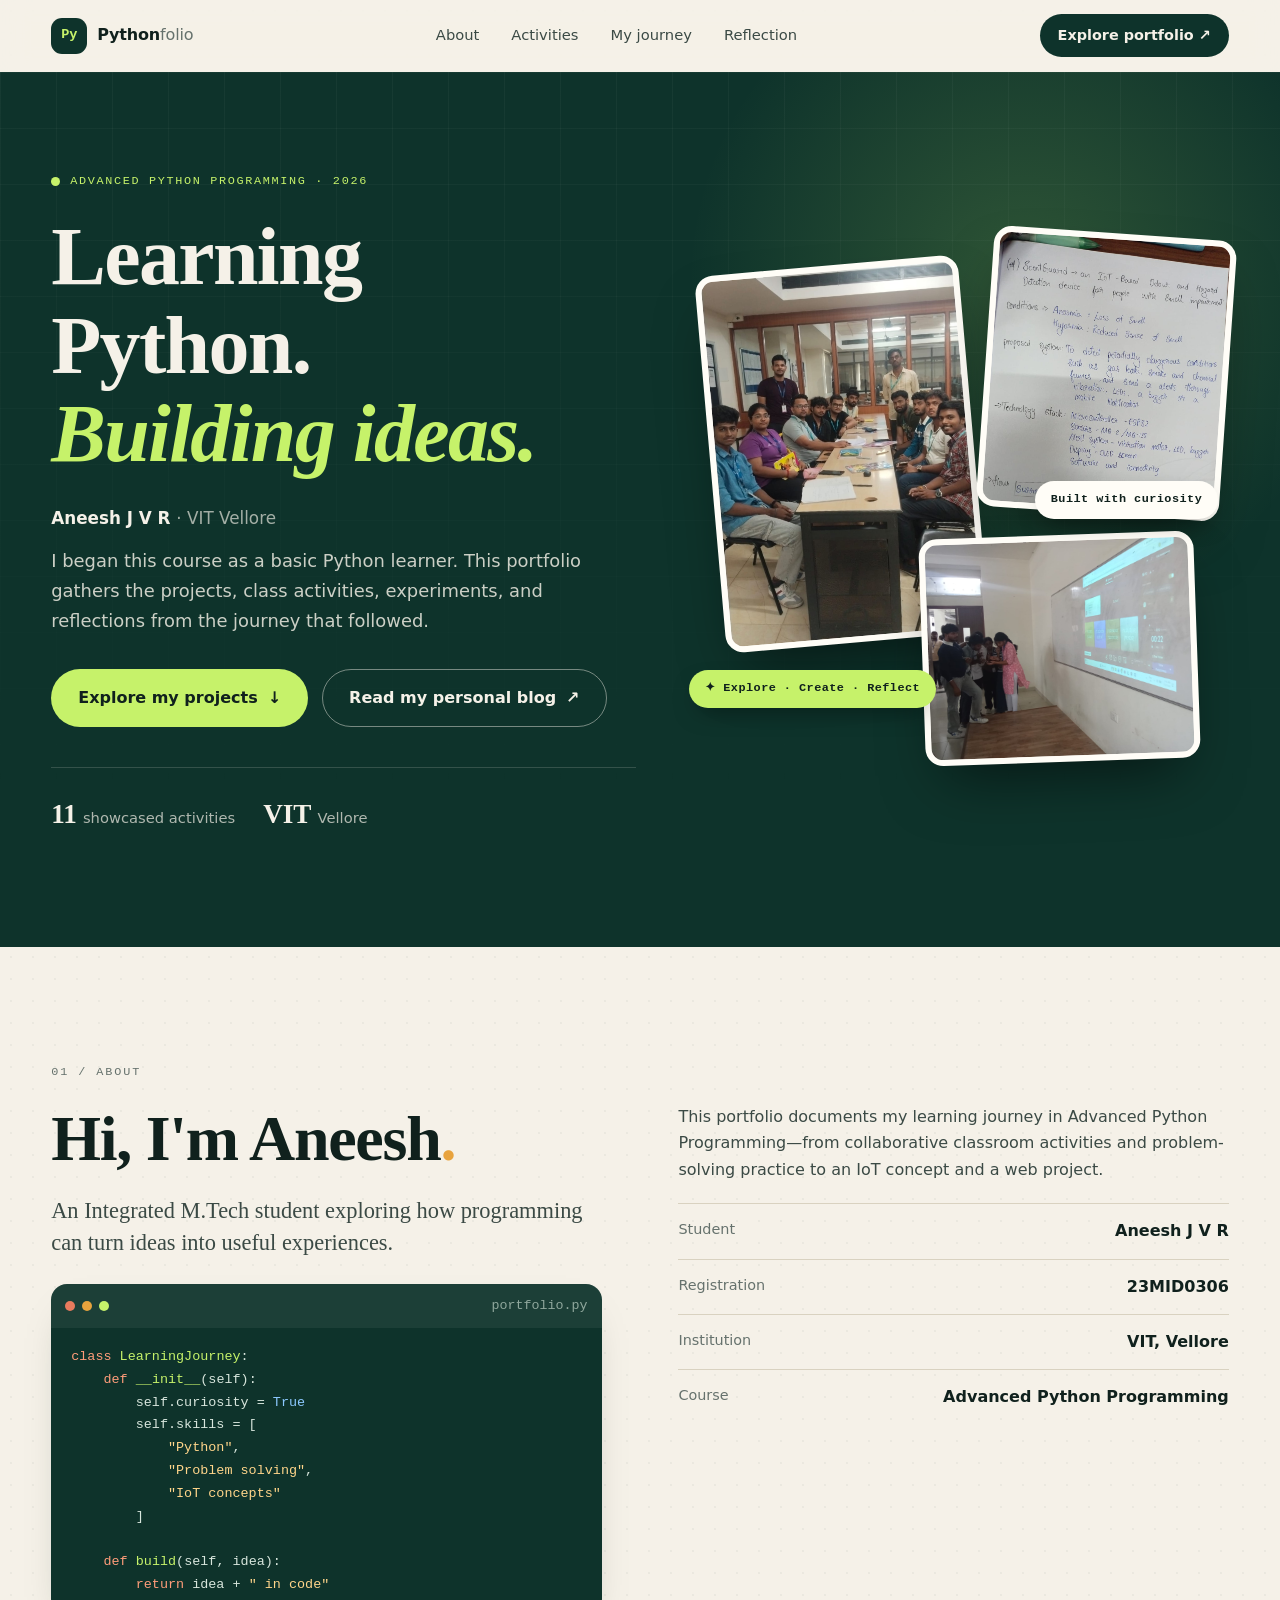
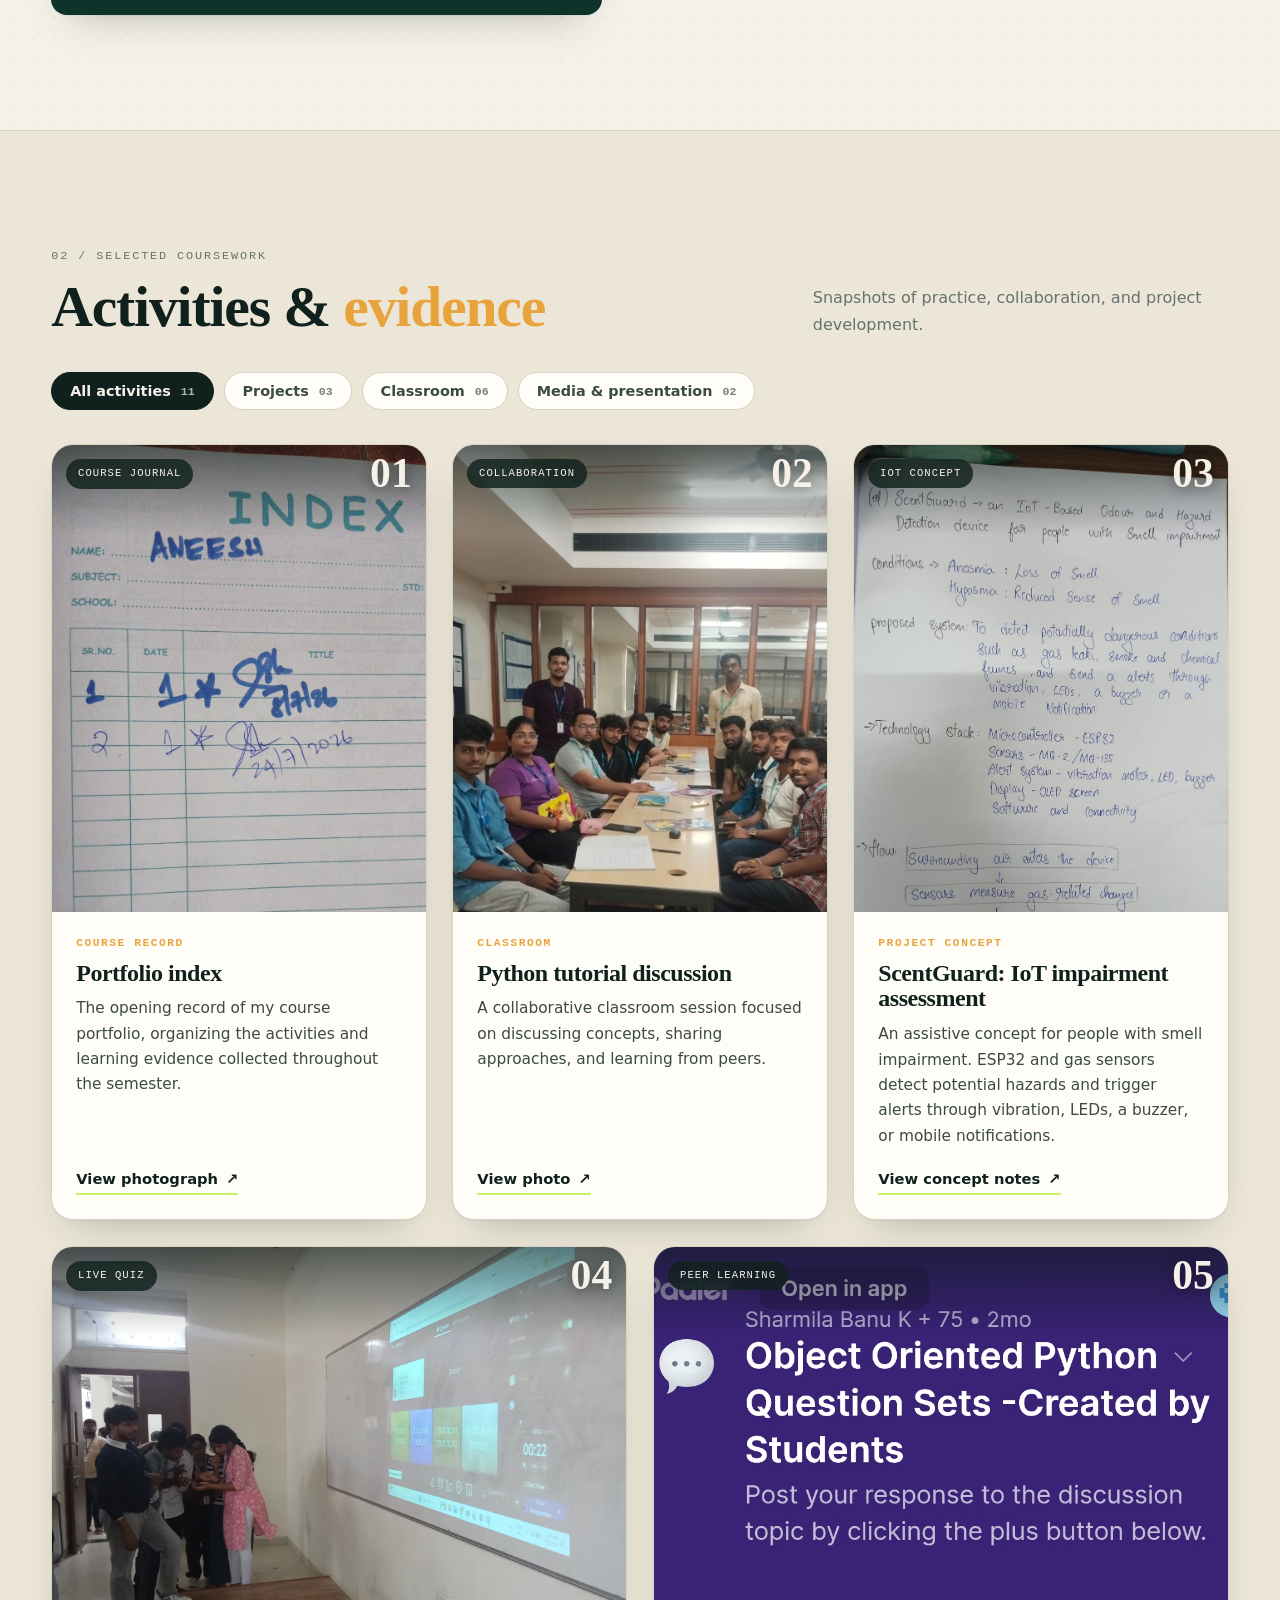
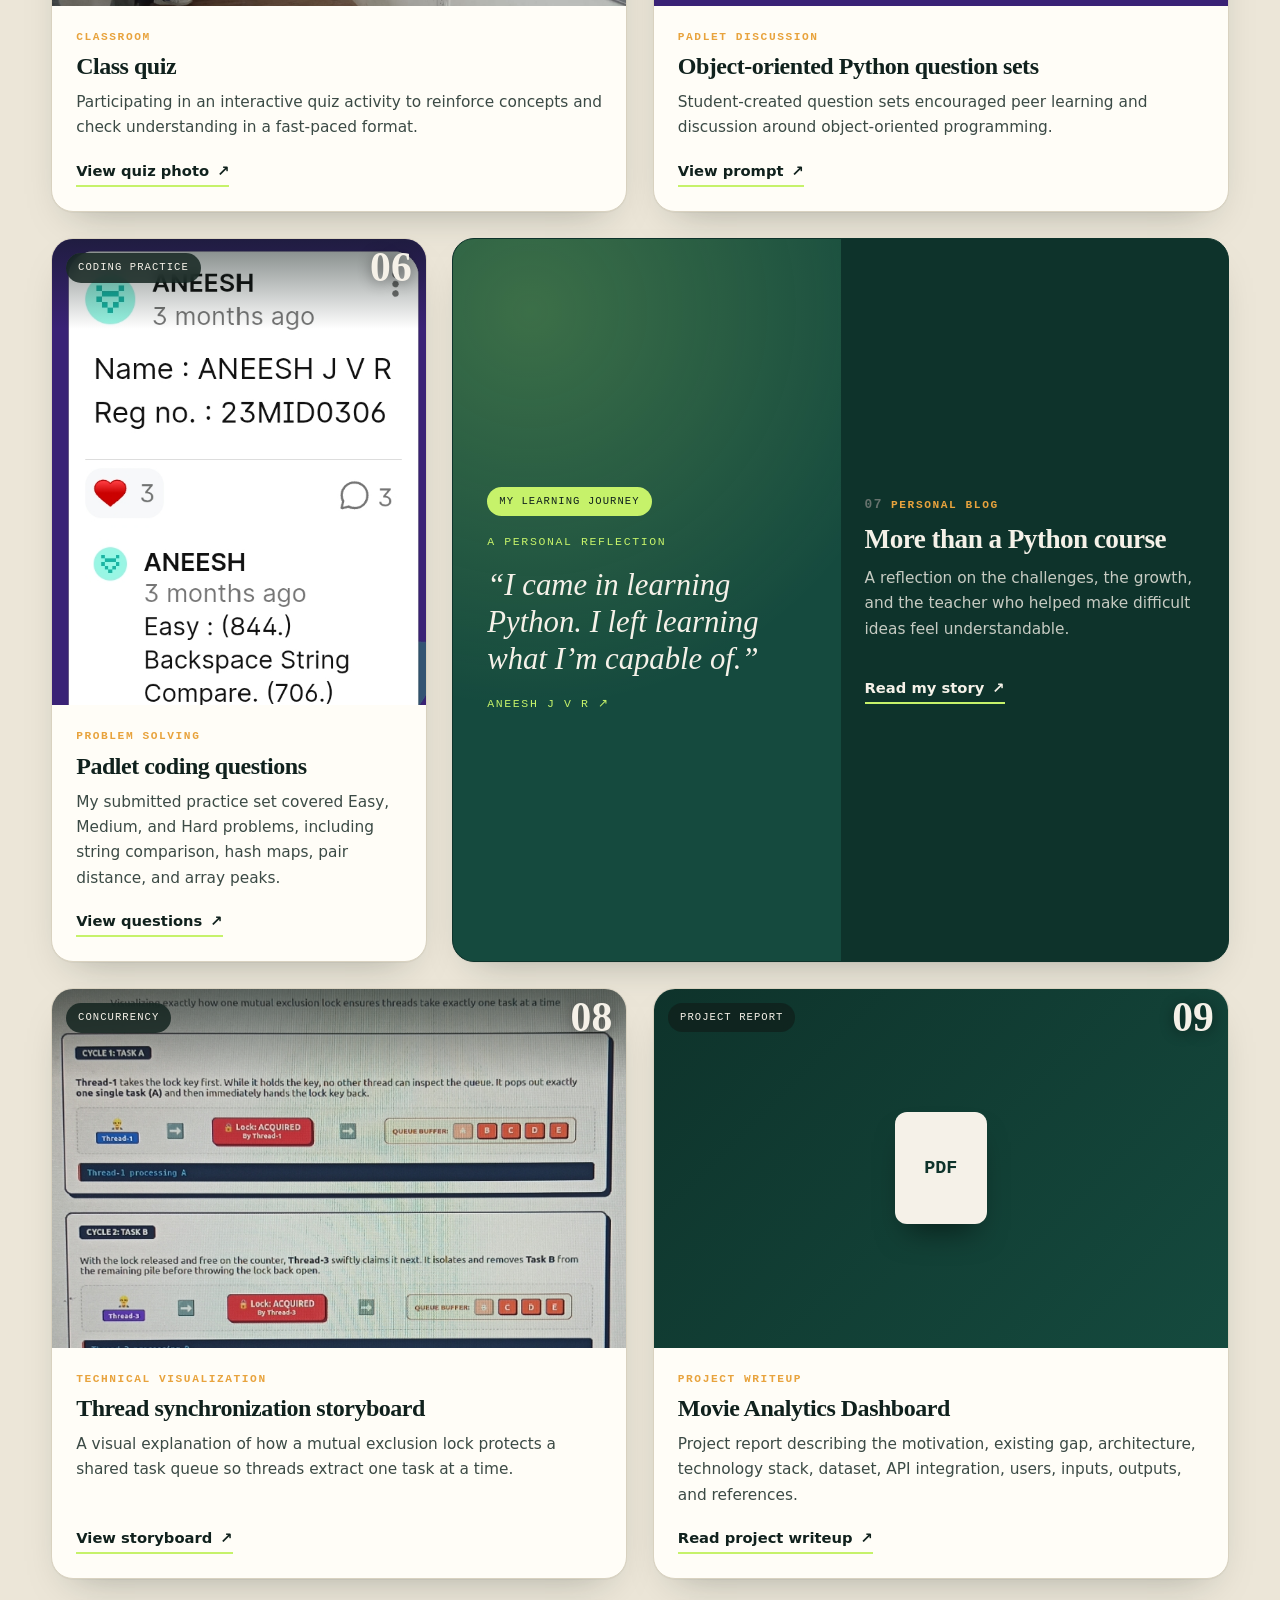
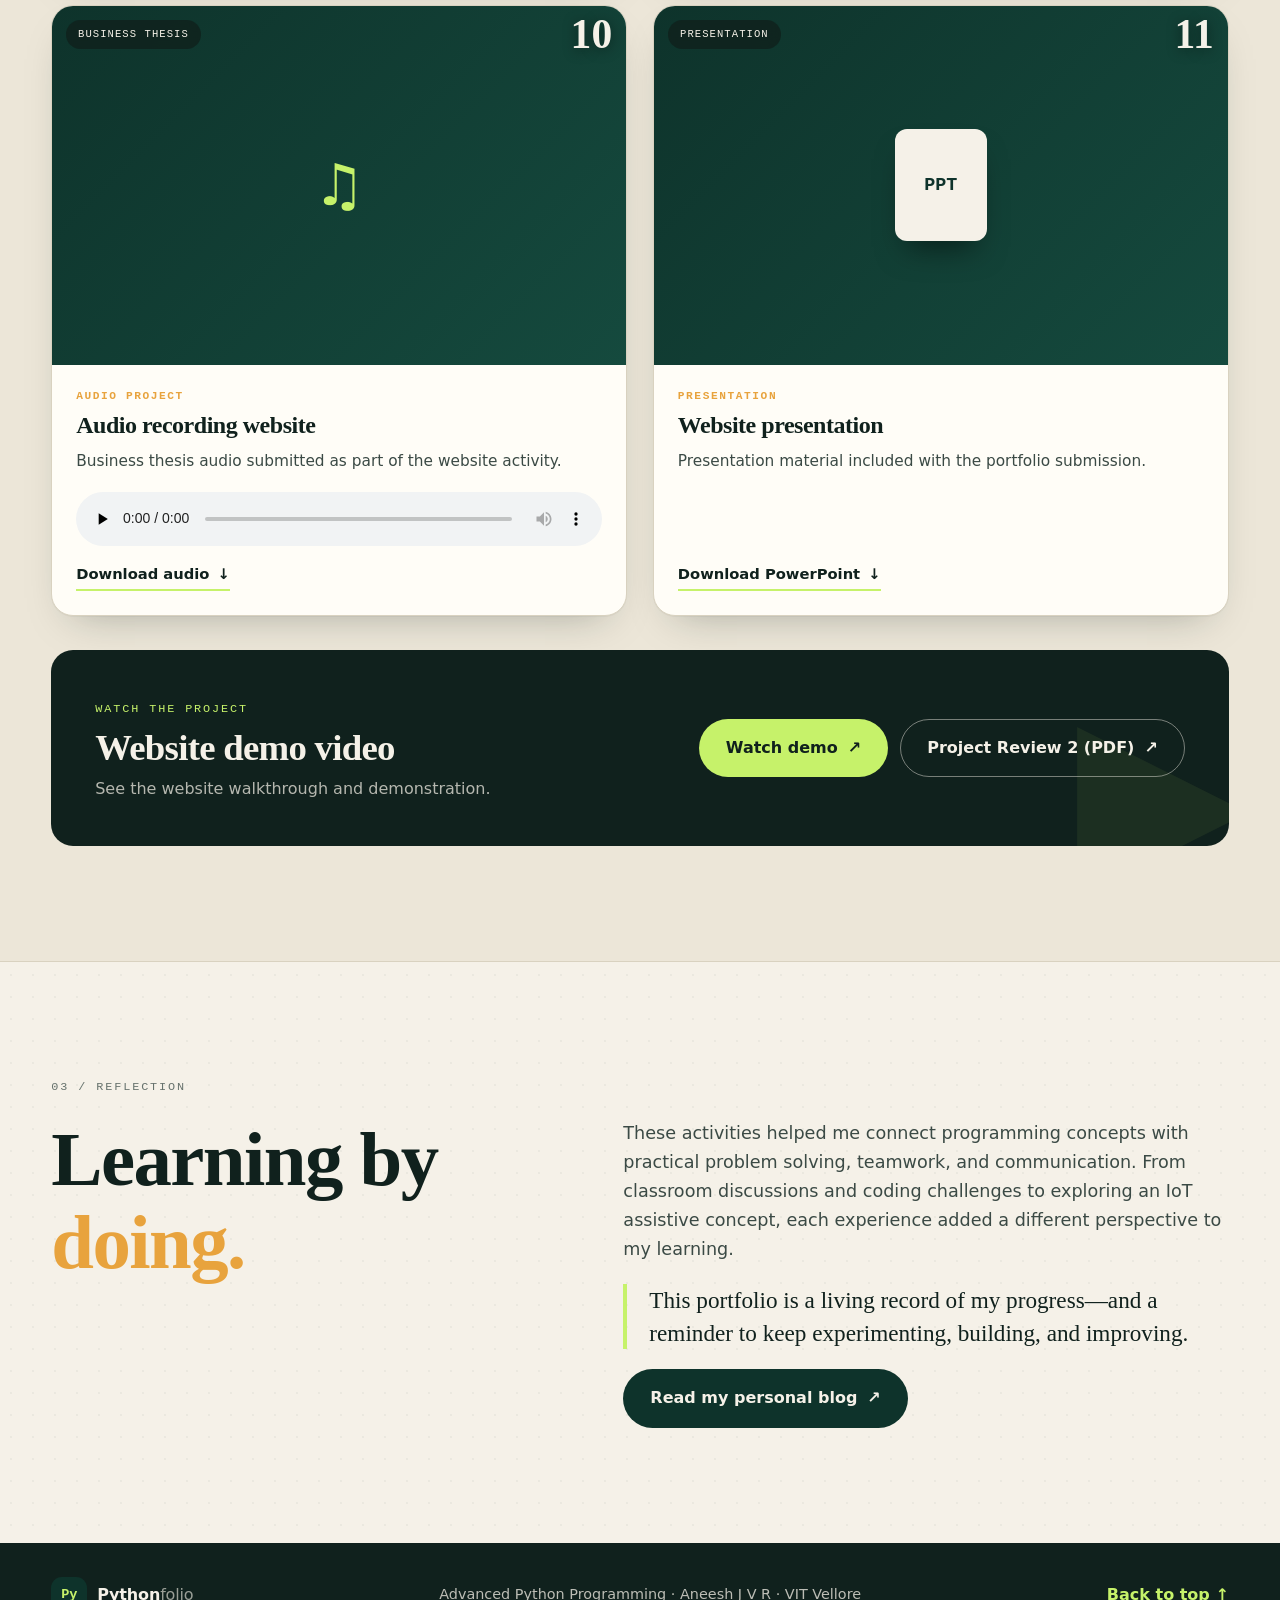
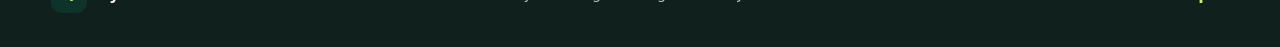
<file: index.html>
<!DOCTYPE html>
<html lang="en">
<head>
  <meta charset="UTF-8">
  <meta name="viewport" content="width=device-width, initial-scale=1.0">
  <meta name="description" content="Aneesh J V R's Advanced Python Programming course portfolio at VIT Vellore.">
  <meta name="theme-color" content="#0e332b">
  <title>Advanced Python Portfolio | Aneesh J V R</title>
  <link rel="icon" href="data:image/svg+xml,%3Csvg xmlns='http://www.w3.org/2000/svg' viewBox='0 0 64 64'%3E%3Crect width='64' height='64' rx='16' fill='%230e332b'/%3E%3Ctext x='32' y='42' font-family='monospace' font-size='28' font-weight='700' text-anchor='middle' fill='%23c6f26a'%3EPy%3C/text%3E%3C/svg%3E">
  <link rel="stylesheet" href="style.css">
</head>
<body id="top">
  <a class="skip" href="#main">Skip to content</a>
  <div class="progress" aria-hidden="true"><i></i></div>
  <header class="site-header">
    <a class="brand" href="#home" aria-label="Pythonfolio — home"><span class="brand-mark">Py</span><span>Python<span class="brand-light">folio</span></span></a>
    <nav class="nav" id="site-nav" aria-label="Main navigation">
      <a href="#about">About</a><a href="#work">Activities</a><a href="blog.html">My journey</a><a href="#reflection">Reflection</a>
    </nav>
    <a class="header-cta" href="#work">Explore portfolio <span aria-hidden="true">↗</span></a>
    <button class="menu-btn" aria-expanded="false" aria-controls="site-nav" aria-label="Open menu"><span></span><span></span><span></span></button>
  </header>

  <main id="main">
    <section class="hero" id="home">
      <div class="wrap hero-grid">
        <div>
          <p class="eyebrow"><span class="pulse"></span> Advanced Python Programming · 2026</p>
          <h1>Learning Python.<br><em>Building ideas.</em></h1>
          <p class="hero-name">Aneesh J V R <span>· VIT Vellore</span></p>
          <p class="hero-lede">I began this course as a basic Python learner. This portfolio gathers the projects, class activities, experiments, and reflections from the journey that followed.</p>
          <div class="hero-actions">
            <a class="btn btn-primary" href="#work">Explore my projects <span aria-hidden="true">↓</span></a>
            <a class="btn btn-ghost" href="blog.html">Read my personal blog <span aria-hidden="true">↗</span></a>
          </div>
          <div class="hero-meta"><span><b>11</b>showcased activities</span><span><b>VIT</b>Vellore</span></div>
        </div>
        <div class="collage" role="group" aria-label="Photos from the course">
          <figure class="shot shot-a"><img src="assets/python-discussion.jpeg" width="899" height="1599" alt="Students participating in a Python tutorial discussion"></figure>
          <figure class="shot shot-b"><img src="assets/impairment-concept.jpeg" width="899" height="1599" alt="Handwritten ScentGuard IoT impairment assessment concept and flowchart"></figure>
          <figure class="shot shot-c"><img src="assets/quiz-activity.jpeg" width="1600" height="1200" alt="Class quiz activity projected in the classroom"></figure>
          <span class="chip chip-1">✦ Explore · Create · Reflect</span>
          <span class="chip chip-2">Built with curiosity</span>
        </div>
      </div>
    </section>

    <section class="section" id="about">
      <div class="wrap">
        <div class="kicker reveal">01 / About</div>
        <div class="about-grid">
          <div class="reveal">
            <h2>Hi, I'm Aneesh<span class="accent">.</span></h2>
            <p class="about-lede">An Integrated M.Tech student exploring how programming can turn ideas into useful experiences.</p>
            <div class="code-window" aria-label="Decorative Python-inspired code illustration">
              <div class="window-bar"><span></span><span></span><span></span><small>portfolio.py</small></div>
<pre><code><i>class</i> <em>LearningJourney</em>:
    <i>def</i> <em>__init__</em>(self):
        self.curiosity = <b>True</b>
        self.skills = [
            <q>"Python"</q>,
            <q>"Problem solving"</q>,
            <q>"IoT concepts"</q>
        ]

    <i>def</i> <em>build</em>(self, idea):
        <i>return</i> idea + <q>" in code"</q></code></pre>
            </div>
          </div>
          <div class="about-details reveal">
            <p>This portfolio documents my learning journey in Advanced Python Programming—from collaborative classroom activities and problem-solving practice to an IoT concept and a web project.</p>
            <div class="detail-row"><span>Student</span><strong>Aneesh J V R</strong></div>
            <div class="detail-row"><span>Registration</span><strong>23MID0306</strong></div>
            <div class="detail-row"><span>Institution</span><strong>VIT, Vellore</strong></div>
            <div class="detail-row"><span>Course</span><strong>Advanced Python Programming</strong></div>
          </div>
        </div>
      </div>
    </section>

    <section class="section work" id="work">
      <div class="wrap">
        <div class="section-head reveal">
          <div><div class="kicker">02 / Selected coursework</div><h2>Activities &amp; <span class="accent">evidence</span></h2></div>
          <p>Snapshots of practice, collaboration, and project development.</p>
        </div>
        <div class="filters" role="group" aria-label="Filter activities by category">
          <button class="filter" data-filter="all" aria-pressed="true">All activities <span>11</span></button>
          <button class="filter" data-filter="project" aria-pressed="false">Projects <span>03</span></button>
          <button class="filter" data-filter="class" aria-pressed="false">Classroom <span>06</span></button>
          <button class="filter" data-filter="media" aria-pressed="false">Media &amp; presentation <span>02</span></button>
        </div>

        <div class="grid">
          <article class="card reveal" data-category="class">
            <a class="media" href="assets/index-page.jpeg" target="_blank" rel="noopener" data-lightbox data-caption="01 — Portfolio index" aria-label="Open portfolio index photograph"><img src="assets/index-page.jpeg" width="899" height="1599" loading="lazy" alt="Handwritten course portfolio index page"><span class="tag">COURSE JOURNAL</span><span class="num" aria-hidden="true">01</span></a>
            <div class="body"><span class="cat">Course record</span><h3>Portfolio index</h3><p>The opening record of my course portfolio, organizing the activities and learning evidence collected throughout the semester.</p><a class="link" href="assets/index-page.jpeg" target="_blank" rel="noopener" data-lightbox data-caption="01 — Portfolio index">View photograph <span aria-hidden="true">↗</span></a></div>
          </article>

          <article class="card reveal" data-category="class">
            <a class="media" href="assets/python-discussion.jpeg" target="_blank" rel="noopener" data-lightbox data-caption="02 — Python tutorial discussion" aria-label="Open Python tutorial discussion photo"><img src="assets/python-discussion.jpeg" width="899" height="1599" loading="lazy" alt="Students participating in a Python tutorial discussion"><span class="tag">COLLABORATION</span><span class="num" aria-hidden="true">02</span></a>
            <div class="body"><span class="cat">Classroom</span><h3>Python tutorial discussion</h3><p>A collaborative classroom session focused on discussing concepts, sharing approaches, and learning from peers.</p><a class="link" href="assets/python-discussion.jpeg" target="_blank" rel="noopener" data-lightbox data-caption="02 — Python tutorial discussion">View photo <span aria-hidden="true">↗</span></a></div>
          </article>

          <article class="card reveal" data-category="project">
            <a class="media" href="assets/impairment-concept.jpeg" target="_blank" rel="noopener" data-lightbox data-caption="03 — ScentGuard concept notes" aria-label="Open ScentGuard concept notes"><img src="assets/impairment-concept.jpeg" width="899" height="1599" loading="lazy" alt="Handwritten ScentGuard IoT impairment assessment concept and flowchart"><span class="tag">IOT CONCEPT</span><span class="num" aria-hidden="true">03</span></a>
            <div class="body"><span class="cat">Project concept</span><h3>ScentGuard: IoT impairment assessment</h3><p>An assistive concept for people with smell impairment. ESP32 and gas sensors detect potential hazards and trigger alerts through vibration, LEDs, a buzzer, or mobile notifications.</p><a class="link" href="assets/impairment-concept.jpeg" target="_blank" rel="noopener" data-lightbox data-caption="03 — ScentGuard concept notes">View concept notes <span aria-hidden="true">↗</span></a></div>
          </article>

          <article class="card span-6 reveal" data-category="class">
            <a class="media land" href="assets/quiz-activity.jpeg" target="_blank" rel="noopener" data-lightbox data-caption="04 — Class quiz" aria-label="Open class quiz photo"><img src="assets/quiz-activity.jpeg" width="1600" height="1200" loading="lazy" alt="Class quiz activity projected in the classroom"><span class="tag">LIVE QUIZ</span><span class="num" aria-hidden="true">04</span></a>
            <div class="body"><span class="cat">Classroom</span><h3>Class quiz</h3><p>Participating in an interactive quiz activity to reinforce concepts and check understanding in a fast-paced format.</p><a class="link" href="assets/quiz-activity.jpeg" target="_blank" rel="noopener" data-lightbox data-caption="04 — Class quiz">View quiz photo <span aria-hidden="true">↗</span></a></div>
          </article>

          <article class="card span-6 reveal" data-category="class">
            <a class="media land" href="assets/padlet-prompt.jpeg" target="_blank" rel="noopener" data-lightbox data-caption="05 — Padlet prompt" aria-label="Open Padlet prompt"><img src="assets/padlet-prompt.jpeg" width="1080" height="592" loading="lazy" alt="Padlet prompt for student-created object oriented Python questions"><span class="tag">PEER LEARNING</span><span class="num" aria-hidden="true">05</span></a>
            <div class="body"><span class="cat">Padlet discussion</span><h3>Object-oriented Python question sets</h3><p>Student-created question sets encouraged peer learning and discussion around object-oriented programming.</p><a class="link" href="assets/padlet-prompt.jpeg" target="_blank" rel="noopener" data-lightbox data-caption="05 — Padlet prompt">View prompt <span aria-hidden="true">↗</span></a></div>
          </article>

          <article class="card reveal" data-category="class">
            <a class="media" href="assets/padlet-response.jpeg" target="_blank" rel="noopener" data-lightbox data-caption="06 — Padlet coding questions" aria-label="Open Padlet coding questions"><img src="assets/padlet-response.jpeg" width="539" height="1559" loading="lazy" alt="Padlet response listing Easy, Medium, and Hard coding problems"><span class="tag">CODING PRACTICE</span><span class="num" aria-hidden="true">06</span></a>
            <div class="body"><span class="cat">Problem solving</span><h3>Padlet coding questions</h3><p>My submitted practice set covered Easy, Medium, and Hard problems, including string comparison, hash maps, pair distance, and array peaks.</p><a class="link" href="assets/padlet-response.jpeg" target="_blank" rel="noopener" data-lightbox data-caption="06 — Padlet coding questions">View questions <span aria-hidden="true">↗</span></a></div>
          </article>

          <article class="card journey reveal" data-category="class">
            <a class="cover" href="blog.html" aria-label="Read my learning journey">
              <span class="tag">MY LEARNING JOURNEY</span>
              <small>A PERSONAL REFLECTION</small>
              <q>“I came in learning Python. I left learning what I’m capable of.”</q>
              <small>ANEESH J V R ↗</small>
            </a>
            <div class="body"><span class="cat"><span class="cardnum">07</span>Personal blog</span><h3>More than a Python course</h3><p>A reflection on the challenges, the growth, and the teacher who helped make difficult ideas feel understandable.</p><a class="link" href="blog.html">Read my story <span aria-hidden="true">↗</span></a></div>
          </article>

          <article class="card span-6 reveal" data-category="project">
            <a class="media land" href="assets/thread-lock-visualization.jpeg" target="_blank" rel="noopener" data-lightbox data-caption="08 — Thread synchronization storyboard" aria-label="Open thread synchronization storyboard"><img src="assets/thread-lock-visualization.jpeg" width="732" height="804" loading="lazy" alt="Visualization explaining mutual exclusion locks and thread task processing"><span class="tag">CONCURRENCY</span><span class="num" aria-hidden="true">08</span></a>
            <div class="body"><span class="cat">Technical visualization</span><h3>Thread synchronization storyboard</h3><p>A visual explanation of how a mutual exclusion lock protects a shared task queue so threads extract one task at a time.</p><a class="link" href="assets/thread-lock-visualization.jpeg" target="_blank" rel="noopener" data-lightbox data-caption="08 — Thread synchronization storyboard">View storyboard <span aria-hidden="true">↗</span></a></div>
          </article>

          <article class="card span-6 reveal" data-category="project">
            <a class="doc" href="assets/movie-analytics-project-writeup.pdf" target="_blank" rel="noopener" aria-label="Open Movie Analytics Dashboard project writeup (PDF)"><span class="ico">PDF</span><span class="tag">PROJECT REPORT</span><span class="num" aria-hidden="true">09</span></a>
            <div class="body"><span class="cat">Project writeup</span><h3>Movie Analytics Dashboard</h3><p>Project report describing the motivation, existing gap, architecture, technology stack, dataset, API integration, users, inputs, outputs, and references.</p><a class="link" href="assets/movie-analytics-project-writeup.pdf" target="_blank" rel="noopener">Read project writeup <span aria-hidden="true">↗</span></a></div>
          </article>

          <article class="card span-6 reveal" data-category="media">
            <div class="doc"><span class="sym" aria-hidden="true">♫</span><span class="tag">BUSINESS THESIS</span><span class="num" aria-hidden="true">10</span></div>
            <div class="body"><span class="cat">Audio project</span><h3>Audio recording website</h3><p>Business thesis audio submitted as part of the website activity.</p><audio controls preload="none" aria-label="Business thesis audio"><source src="assets/business-thesis-audio.mpeg" type="audio/mpeg">Your browser does not support audio playback.</audio><a class="link" href="assets/business-thesis-audio.mpeg" download>Download audio <span aria-hidden="true">↓</span></a></div>
          </article>

          <article class="card span-6 reveal" data-category="media">
            <a class="doc" href="assets/website-presentation.pptx" download aria-label="Download website presentation (PowerPoint)"><span class="ico">PPT</span><span class="tag">PRESENTATION</span><span class="num" aria-hidden="true">11</span></a>
            <div class="body"><span class="cat">Presentation</span><h3>Website presentation</h3><p>Presentation material included with the portfolio submission.</p><a class="link" href="assets/website-presentation.pptx" download>Download PowerPoint <span aria-hidden="true">↓</span></a></div>
          </article>
        </div>

        <div class="demo reveal">
          <div>
            <span class="kicker">Watch the project</span>
            <h3>Website demo video</h3>
            <p>See the website walkthrough and demonstration.</p>
          </div>
          <div class="demo-actions">
            <a class="btn btn-primary" href="https://drive.google.com/file/d/1ORlKRDyhDC1P-Je1UmfYd-GSgHE8kr2o/view?usp=sharing" target="_blank" rel="noopener">Watch demo <span aria-hidden="true">↗</span></a>
            <a class="btn btn-ghost" href="assets/project-review.pdf" target="_blank" rel="noopener">Project Review 2 (PDF) <span aria-hidden="true">↗</span></a>
          </div>
        </div>
      </div>
    </section>

    <section class="section" id="reflection">
      <div class="wrap">
        <div class="kicker reveal">03 / Reflection</div>
        <div class="reflection-grid">
          <h2 class="reveal">Learning by<br><span class="accent">doing.</span></h2>
          <div class="reveal">
            <p>These activities helped me connect programming concepts with practical problem solving, teamwork, and communication. From classroom discussions and coding challenges to exploring an IoT assistive concept, each experience added a different perspective to my learning.</p>
            <p class="reflection-note">This portfolio is a living record of my progress—and a reminder to keep experimenting, building, and improving.</p>
            <a class="btn btn-dark" href="blog.html">Read my personal blog <span aria-hidden="true">↗</span></a>
          </div>
        </div>
      </div>
    </section>
  </main>

  <footer>
    <div class="wrap foot">
      <a class="brand" href="#home"><span class="brand-mark">Py</span><span>Python<span class="brand-light">folio</span></span></a>
      <p>Advanced Python Programming · Aneesh J V R · VIT Vellore</p>
      <a class="top" href="#top">Back to top ↑</a>
    </div>
  </footer>
  <button class="to-top" aria-label="Back to top">↑</button>
  <script src="script.js"></script>
</body>
</html>
</file>
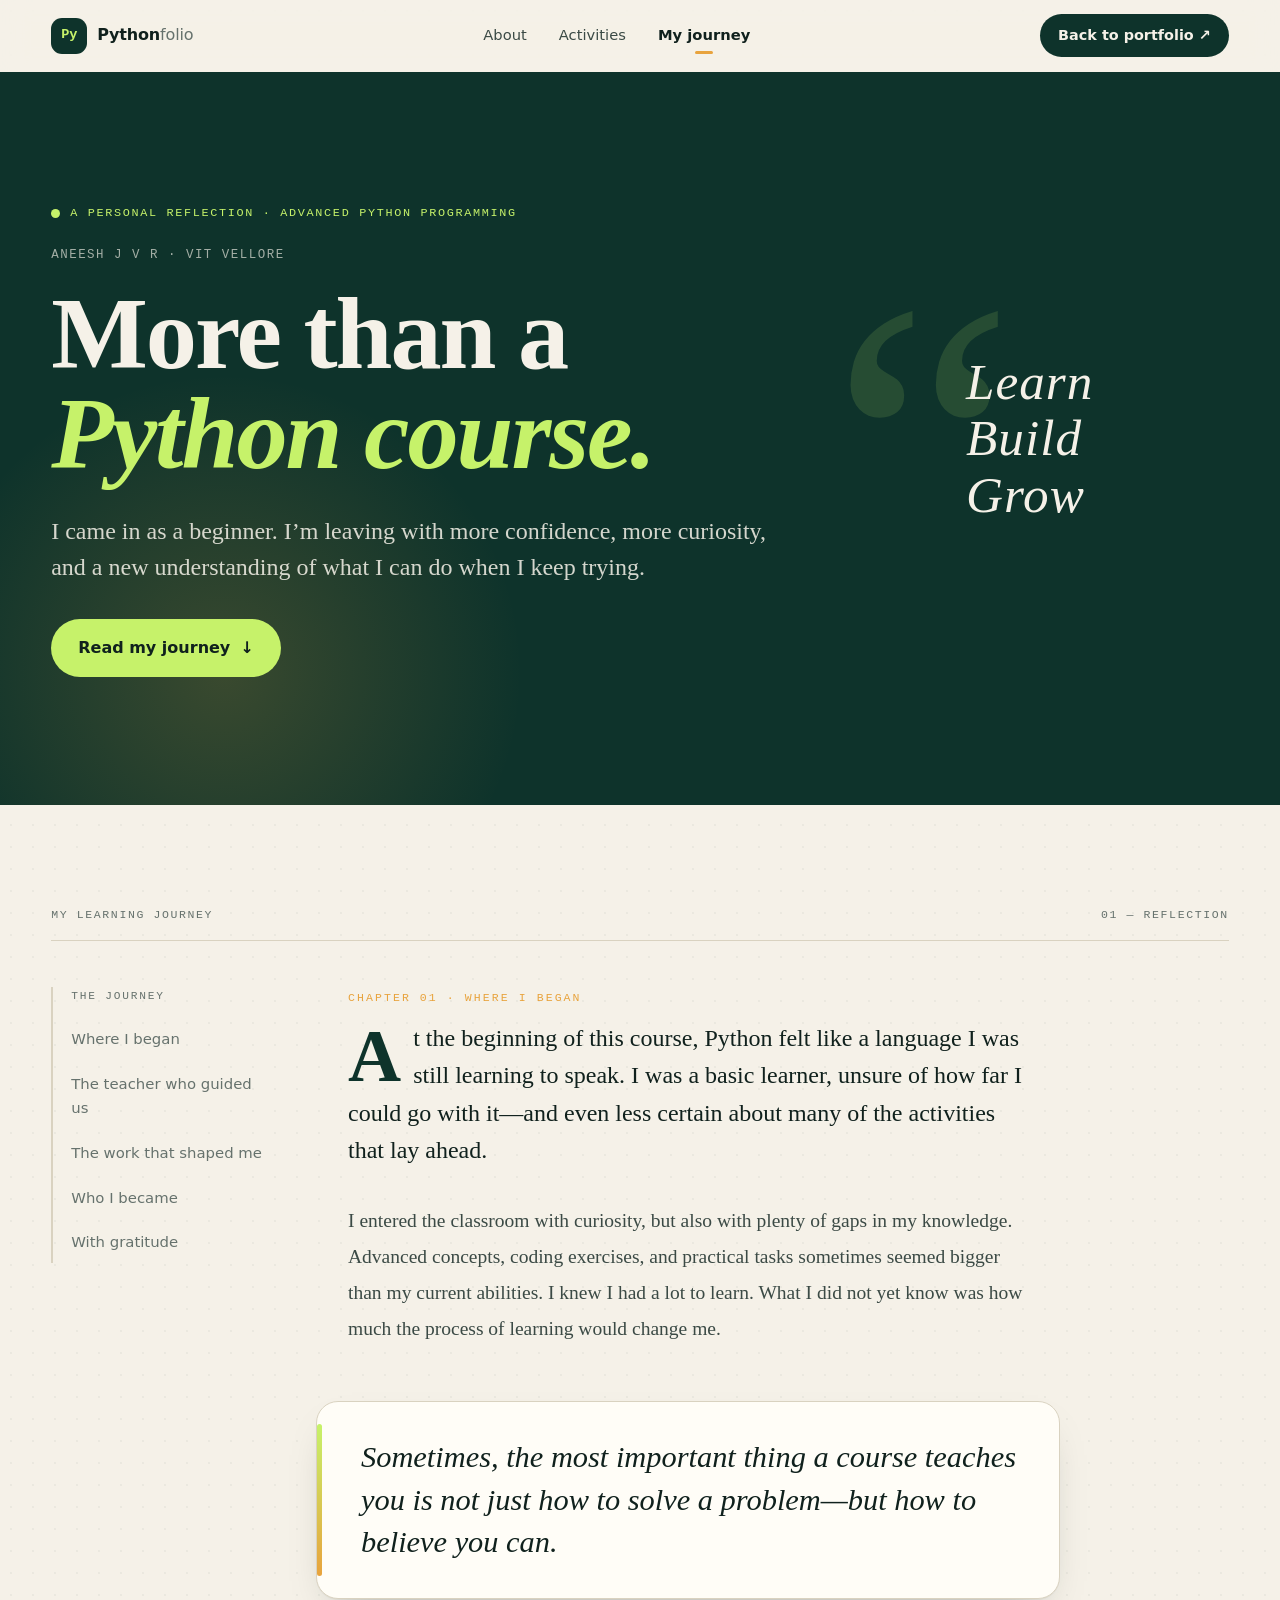
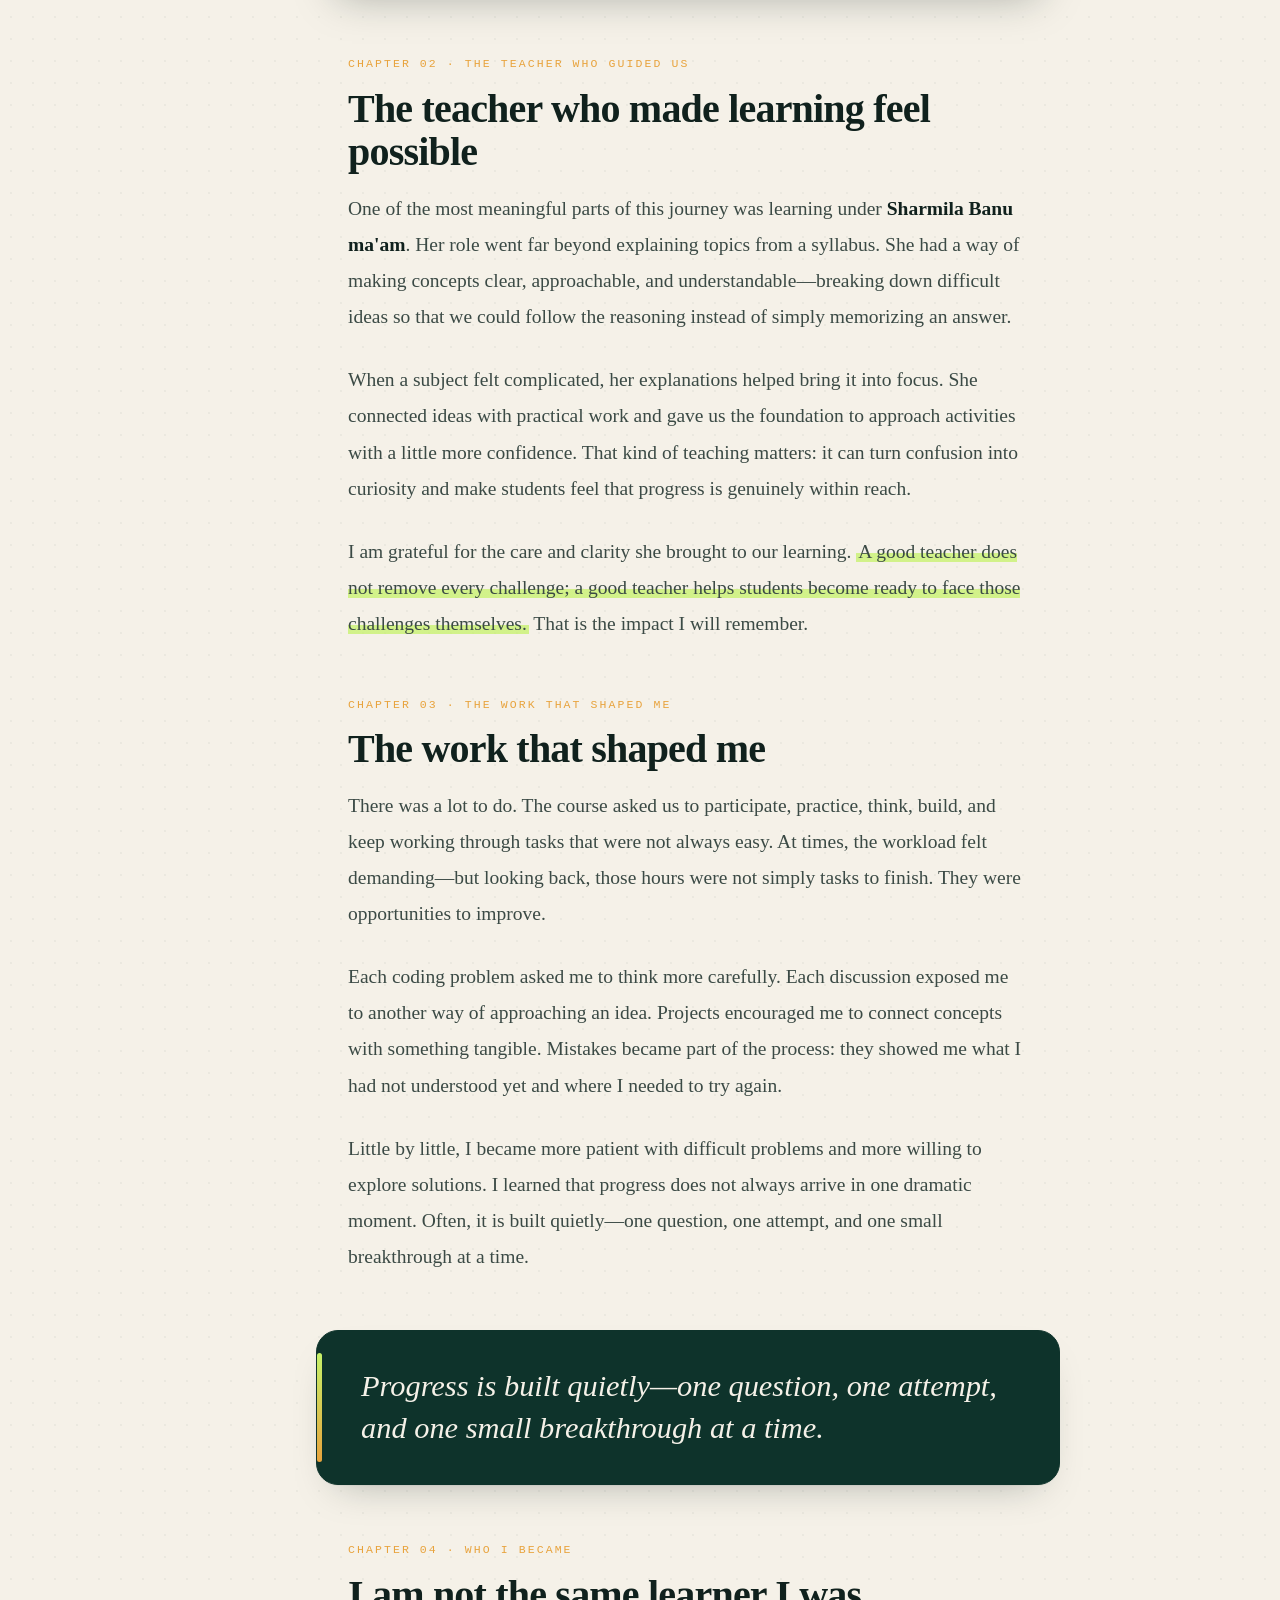
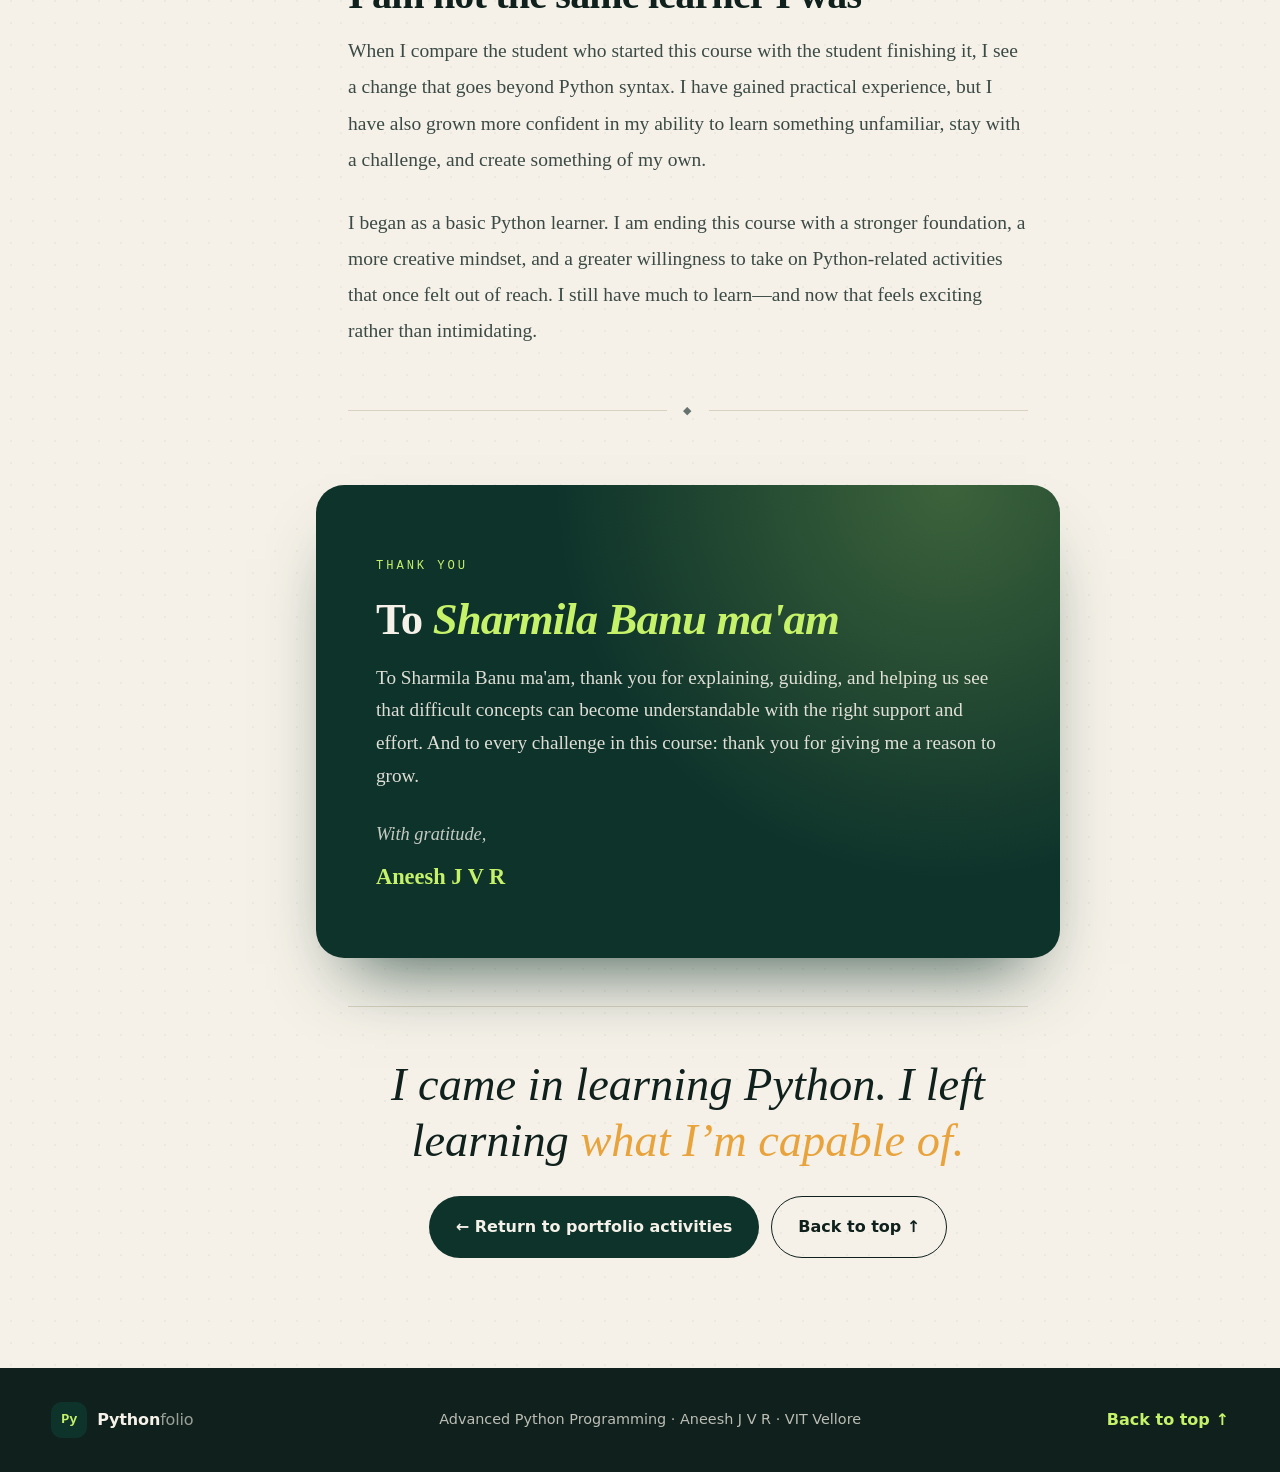
<file: blog.html>
<!DOCTYPE html>
<html lang="en">
<head>
  <meta charset="UTF-8">
  <meta name="viewport" content="width=device-width, initial-scale=1.0">
  <meta name="description" content="Aneesh's reflection on growth, learning Python, and the guidance of Sharmila Banu K.">
  <meta name="theme-color" content="#0e332b">
  <title>More Than a Python Course | Aneesh J V R</title>
  <link rel="icon" href="data:image/svg+xml,%3Csvg xmlns='http://www.w3.org/2000/svg' viewBox='0 0 64 64'%3E%3Crect width='64' height='64' rx='16' fill='%230e332b'/%3E%3Ctext x='32' y='42' font-family='monospace' font-size='28' font-weight='700' text-anchor='middle' fill='%23c6f26a'%3EPy%3C/text%3E%3C/svg%3E">
  <link rel="stylesheet" href="style.css">
</head>
<body class="blog-page" id="top">
  <a class="skip" href="#story">Skip to the story</a>
  <div class="progress" aria-hidden="true"><i></i></div>
  <header class="site-header">
    <a class="brand" href="index.html" aria-label="Pythonfolio — home"><span class="brand-mark">Py</span><span>Python<span class="brand-light">folio</span></span></a>
    <nav class="nav" id="site-nav" aria-label="Main navigation"><a href="index.html#about">About</a><a href="index.html#work">Activities</a><a href="blog.html" aria-current="page">My journey</a></nav>
    <a class="header-cta" href="index.html#work">Back to portfolio <span aria-hidden="true">↗</span></a>
    <button class="menu-btn" aria-expanded="false" aria-controls="site-nav" aria-label="Open menu"><span></span><span></span><span></span></button>
  </header>

  <main>
    <section class="blog-hero">
      <div class="wrap">
        <div>
          <p class="eyebrow"><span class="pulse"></span> A personal reflection · Advanced Python Programming</p>
          <p class="blog-byline">Aneesh J V R · VIT Vellore</p>
          <h1>More than a <em>Python course.</em></h1>
          <p class="blog-deck">I came in as a beginner. I’m leaving with more confidence, more curiosity, and a new understanding of what I can do when I keep trying.</p>
          <a class="btn btn-primary" href="#story">Read my journey <span aria-hidden="true">↓</span></a>
        </div>
        <div class="blog-art" aria-hidden="true"><span class="big-q">“</span><span class="words"><span>Learn</span><br><span>Build</span><br><span>Grow</span></span></div>
      </div>
    </section>

    <article class="story" id="story">
      <div class="wrap">
        <div class="story-meta"><span>MY LEARNING JOURNEY</span><span>01 — REFLECTION</span></div>
        <div class="story-layout">
          <aside class="story-aside" aria-label="Story sections"><p class="aside-label">THE JOURNEY</p><a href="#beginning">Where I began</a><a href="#guidance">The teacher who guided us</a><a href="#challenges">The work that shaped me</a><a href="#growth">Who I became</a><a href="#thanks">With gratitude</a></aside>
          <div class="story-body">
            <section id="beginning" class="reveal">
              <span class="num-label">CHAPTER 01 · WHERE I BEGAN</span>
              <p class="story-lead">At the beginning of this course, Python felt like a language I was still learning to speak. I was a basic learner, unsure of how far I could go with it—and even less certain about many of the activities that lay ahead.</p>
              <p>I entered the classroom with curiosity, but also with plenty of gaps in my knowledge. Advanced concepts, coding exercises, and practical tasks sometimes seemed bigger than my current abilities. I knew I had a lot to learn. What I did not yet know was how much the process of learning would change me.</p>
            </section>

            <blockquote class="story-quote reveal">Sometimes, the most important thing a course teaches you is not just how to solve a problem—but how to believe you can.</blockquote>

            <section id="guidance" class="reveal">
              <span class="num-label">CHAPTER 02 · THE TEACHER WHO GUIDED US</span>
              <h2>The teacher who made learning feel possible</h2>
              <p>One of the most meaningful parts of this journey was learning under <strong>Sharmila Banu ma'am</strong>. Her role went far beyond explaining topics from a syllabus. She had a way of making concepts clear, approachable, and understandable—breaking down difficult ideas so that we could follow the reasoning instead of simply memorizing an answer.</p>
              <p>When a subject felt complicated, her explanations helped bring it into focus. She connected ideas with practical work and gave us the foundation to approach activities with a little more confidence. That kind of teaching matters: it can turn confusion into curiosity and make students feel that progress is genuinely within reach.</p>
              <p>I am grateful for the care and clarity she brought to our learning. <mark>A good teacher does not remove every challenge; a good teacher helps students become ready to face those challenges themselves.</mark> That is the impact I will remember.</p>
            </section>

            <section id="challenges" class="reveal">
              <span class="num-label">CHAPTER 03 · THE WORK THAT SHAPED ME</span>
              <h2>The work that shaped me</h2>
              <p>There was a lot to do. The course asked us to participate, practice, think, build, and keep working through tasks that were not always easy. At times, the workload felt demanding—but looking back, those hours were not simply tasks to finish. They were opportunities to improve.</p>
              <p>Each coding problem asked me to think more carefully. Each discussion exposed me to another way of approaching an idea. Projects encouraged me to connect concepts with something tangible. Mistakes became part of the process: they showed me what I had not understood yet and where I needed to try again.</p>
              <p>Little by little, I became more patient with difficult problems and more willing to explore solutions. I learned that progress does not always arrive in one dramatic moment. Often, it is built quietly—one question, one attempt, and one small breakthrough at a time.</p>
            </section>

            <aside class="pull reveal" aria-label="Pull quote">Progress is built quietly—one question, one attempt, and one small breakthrough at a time.</aside>

            <section id="growth" class="reveal">
              <span class="num-label">CHAPTER 04 · WHO I BECAME</span>
              <h2>I am not the same learner I was</h2>
              <p>When I compare the student who started this course with the student finishing it, I see a change that goes beyond Python syntax. I have gained practical experience, but I have also grown more confident in my ability to learn something unfamiliar, stay with a challenge, and create something of my own.</p>
              <p>I began as a basic Python learner. I am ending this course with a stronger foundation, a more creative mindset, and a greater willingness to take on Python-related activities that once felt out of reach. I still have much to learn—and now that feels exciting rather than intimidating.</p>
            </section>

            <div class="divider" aria-hidden="true">◆</div>

            <div class="gratitude reveal" id="thanks">
              <span class="mark">THANK YOU</span>
              <h3>To <em>Sharmila Banu ma'am</em></h3>
              <p>To Sharmila Banu ma'am, thank you for explaining, guiding, and helping us see that difficult concepts can become understandable with the right support and effort. And to every challenge in this course: thank you for giving me a reason to grow.</p>
              <span class="signoff">With gratitude,<strong>Aneesh J V R</strong></span>
            </div>

            <div class="closing reveal">
              <q>I came in learning Python. I left learning <em>what I’m capable of.</em></q>
              <div class="row"><a class="btn btn-dark" href="index.html#work">← Return to portfolio activities</a><a class="btn btn-outline" href="#top">Back to top ↑</a></div>
            </div>
          </div>
        </div>
      </div>
    </article>
  </main>

  <footer>
    <div class="wrap foot">
      <a class="brand" href="index.html"><span class="brand-mark">Py</span><span>Python<span class="brand-light">folio</span></span></a>
      <p>Advanced Python Programming · Aneesh J V R · VIT Vellore</p>
      <a class="top" href="#top">Back to top ↑</a>
    </div>
  </footer>
  <button class="to-top" aria-label="Back to top">↑</button>
  <script src="script.js"></script>
</body>
</html>
</file>
<file: style.css>
/* Advanced Python Portfolio — Aneesh J V R · VIT Vellore
   Editorial redesign. System fonts only (works offline, no external requests). */
:root{
  --ink:#10211d; --ink-soft:#3b4a45; --muted:#66726d;
  --paper:#f5f1e8; --paper-2:#ece6d8; --card:#fffdf7; --line:#d9d2c0;
  --deep:#0e332b; --deep-2:#154a3e; --lime:#c6f26a; --amber:#e8a33d;
  --radius:22px; --shadow:0 1px 0 rgba(16,33,29,.04),0 18px 40px -22px rgba(16,33,29,.35);
  --serif:"Iowan Old Style","Palatino Linotype",Palatino,"Book Antiqua",Georgia,serif;
  --sans:system-ui,-apple-system,"Segoe UI",Roboto,"Helvetica Neue",Arial,sans-serif;
  --mono:ui-monospace,"SF Mono",Menlo,Consolas,monospace;
  --wrap:min(1200px,92vw); --header:72px;
}
*{box-sizing:border-box}
html{scroll-behavior:smooth;scroll-padding-top:calc(var(--header) + 12px)}
body{margin:0;background:var(--paper);color:var(--ink);font-family:var(--sans);line-height:1.65;-webkit-font-smoothing:antialiased;
  background-image:radial-gradient(rgba(16,33,29,.045) 1px,transparent 1px);background-size:22px 22px}
img{max-width:100%;display:block}
a{color:inherit;text-decoration:none}
h1,h2,h3{font-family:var(--serif);font-weight:600;line-height:1.08;margin:0;letter-spacing:-.02em}
:focus-visible{outline:3px solid var(--amber);outline-offset:3px;border-radius:6px}
.skip{position:absolute;left:12px;top:-60px;background:var(--lime);color:var(--ink);padding:10px 16px;border-radius:10px;z-index:200;font-weight:600}
.skip:focus{top:10px}
.wrap{width:var(--wrap);margin-inline:auto}
.accent{color:var(--amber)}
.kicker{font-family:var(--mono);font-size:.74rem;letter-spacing:.16em;text-transform:uppercase;color:var(--muted)}

/* progress + header */
.progress{position:fixed;inset:0 0 auto 0;height:3px;z-index:120;background:transparent}
.progress i{display:block;height:100%;width:0;background:linear-gradient(90deg,var(--lime),var(--amber))}
.site-header{position:sticky;top:0;z-index:100;height:var(--header);display:flex;align-items:center;justify-content:space-between;gap:20px;padding:0 4%;
  background:rgba(245,241,232,.82);backdrop-filter:saturate(1.4) blur(14px);-webkit-backdrop-filter:saturate(1.4) blur(14px);border-bottom:1px solid transparent;transition:border-color .3s}
.site-header.scrolled{border-color:var(--line)}
.brand{display:flex;align-items:center;gap:10px;font-weight:700;letter-spacing:-.01em}
.brand-mark{display:grid;place-items:center;width:36px;height:36px;border-radius:11px;background:var(--deep);color:var(--lime);font-family:var(--mono);font-size:.85rem;font-weight:600}
.brand-light{font-weight:400;color:var(--muted)}
.nav{display:flex;gap:4px}
.nav a{position:relative;padding:8px 14px;border-radius:999px;font-size:.92rem;color:var(--ink-soft);transition:color .2s,background .2s}
.nav a:hover{background:rgba(16,33,29,.06);color:var(--ink)}
.nav a.active,.nav a[aria-current=page]{color:var(--ink);font-weight:600}
.nav a.active::after,.nav a[aria-current=page]::after{content:"";position:absolute;left:50%;bottom:2px;width:18px;height:3px;margin-left:-9px;border-radius:3px;background:var(--amber)}
.header-cta{padding:10px 18px;border-radius:999px;background:var(--deep);color:var(--paper);font-size:.9rem;font-weight:600;transition:transform .2s,background .2s}
.header-cta:hover{background:var(--deep-2);transform:translateY(-1px)}
.menu-btn{display:none;width:44px;height:44px;border-radius:12px;border:1px solid var(--line);background:var(--card);cursor:pointer;align-items:center;justify-content:center;flex-direction:column;gap:5px}
.menu-btn span{display:block;width:18px;height:2px;background:var(--ink);border-radius:2px;transition:transform .25s,opacity .2s}
.menu-btn[aria-expanded=true] span:nth-child(1){transform:translateY(7px) rotate(45deg)}
.menu-btn[aria-expanded=true] span:nth-child(2){opacity:0}
.menu-btn[aria-expanded=true] span:nth-child(3){transform:translateY(-7px) rotate(-45deg)}

/* buttons */
.btn{display:inline-flex;align-items:center;gap:10px;padding:15px 26px;border-radius:999px;font-weight:650;font-size:1rem;border:1.5px solid transparent;transition:transform .2s,background .2s,color .2s,border-color .2s;cursor:pointer}
.btn:hover{transform:translateY(-2px)}
.btn-primary{background:var(--lime);color:var(--ink)}
.btn-primary:hover{background:#d6ff7d}
.btn-ghost{border-color:rgba(245,241,232,.45);color:var(--paper)}
.btn-ghost:hover{background:rgba(245,241,232,.12)}
.btn-dark{background:var(--deep);color:var(--paper)}
.btn-dark:hover{background:var(--deep-2)}
.btn-outline{border-color:var(--ink);color:var(--ink)}
.btn-outline:hover{background:var(--ink);color:var(--paper)}

/* hero */
.hero{position:relative;overflow:hidden;background:var(--deep);color:var(--paper);padding:clamp(48px,8vw,96px) 0 clamp(64px,9vw,110px);isolation:isolate}
.hero::before{content:"";position:absolute;z-index:-1;inset:-20% -10% auto auto;width:60vw;height:60vw;border-radius:50%;background:radial-gradient(circle,rgba(198,242,106,.18),transparent 62%)}
.hero::after{content:"";position:absolute;z-index:-1;inset:0;background-image:linear-gradient(rgba(245,241,232,.04) 1px,transparent 1px),linear-gradient(90deg,rgba(245,241,232,.04) 1px,transparent 1px);background-size:56px 56px;mask-image:linear-gradient(#000,transparent 85%);-webkit-mask-image:linear-gradient(#000,transparent 85%)}
.hero-grid{display:grid;grid-template-columns:1.05fr .95fr;gap:clamp(28px,5vw,72px);align-items:center}
.eyebrow{display:inline-flex;align-items:center;gap:10px;font-family:var(--mono);font-size:.74rem;letter-spacing:.14em;text-transform:uppercase;color:var(--lime);margin:0 0 22px}
.pulse{width:9px;height:9px;border-radius:50%;background:var(--lime);box-shadow:0 0 0 0 rgba(198,242,106,.6);animation:pulse 2.4s infinite}
@keyframes pulse{70%{box-shadow:0 0 0 12px rgba(198,242,106,0)}100%{box-shadow:0 0 0 0 rgba(198,242,106,0)}}
.hero h1{font-size:clamp(2.7rem,6.4vw,5.6rem);font-weight:600}
.hero h1 em{font-style:italic;color:var(--lime)}
.hero-name{margin:26px 0 0;font-size:1.05rem;font-weight:600}
.hero-name span{color:rgba(245,241,232,.65);font-weight:400}
.hero-lede{max-width:34em;margin:14px 0 0;font-size:1.12rem;color:rgba(245,241,232,.82)}
.hero-actions{display:flex;flex-wrap:wrap;gap:14px;margin-top:34px}
.hero-meta{display:flex;flex-wrap:wrap;gap:10px 28px;margin-top:40px;padding-top:24px;border-top:1px solid rgba(245,241,232,.16);font-size:.92rem;color:rgba(245,241,232,.7)}
.hero-meta b{font-family:var(--serif);font-size:1.7rem;color:var(--paper);margin-right:6px;font-weight:600}

.collage{position:relative;aspect-ratio:1/1.02;max-width:560px;margin-inline:auto;width:100%}
.shot{position:absolute;margin:0;border-radius:18px;overflow:hidden;border:6px solid var(--card);box-shadow:0 30px 60px -20px rgba(0,0,0,.55);background:var(--card);transition:transform .45s cubic-bezier(.2,.8,.2,1)}
.shot img{width:100%;height:100%;object-fit:cover}
.shot-a{width:50%;height:70%;left:2%;top:6%;transform:rotate(-5deg)}
.shot-b{width:46%;height:52%;right:0;top:0;transform:rotate(4deg)}
.shot-c{width:52%;height:42%;right:6%;bottom:2%;transform:rotate(-2deg)}
.shot-a img{object-position:50% 70%}
.shot-b img{object-position:top}
.collage:hover .shot-a{transform:rotate(-7deg) translate(-6px,-4px)}
.collage:hover .shot-b{transform:rotate(6deg) translate(6px,-4px)}
.collage:hover .shot-c{transform:rotate(-1deg) translate(4px,6px)}
.chip{position:absolute;z-index:3;padding:9px 16px;border-radius:999px;background:var(--lime);color:var(--ink);font-family:var(--mono);font-size:.74rem;font-weight:600;letter-spacing:.04em;box-shadow:0 10px 24px -10px rgba(0,0,0,.5)}
.chip-1{left:-2%;bottom:12%}.chip-2{right:2%;top:46%;background:var(--card)}

/* sections */
.section{padding:clamp(64px,9vw,120px) 0}
.section-head{display:flex;justify-content:space-between;align-items:end;gap:32px;flex-wrap:wrap;margin-bottom:34px}
.section-head h2{font-size:clamp(2.1rem,4.6vw,3.6rem);margin-top:10px}
.section-head p{max-width:26em;margin:0;color:var(--muted)}

/* about */
.about-grid{display:grid;grid-template-columns:1fr 1fr;gap:clamp(32px,6vw,90px);align-items:start;margin-top:22px}
.about-grid h2{font-size:clamp(2.4rem,5vw,4.2rem)}
.about-lede{font-family:var(--serif);font-size:1.4rem;line-height:1.4;color:var(--ink-soft);margin:22px 0 0}
.about-details p{margin:0 0 20px;color:var(--ink-soft)}
.detail-row{display:flex;justify-content:space-between;gap:16px;padding:14px 0;border-top:1px solid var(--line)}
.detail-row span{color:var(--muted);font-size:.9rem}.detail-row strong{text-align:right}
.code-window{margin-top:26px;border-radius:16px;background:var(--deep);color:#d8e6dd;box-shadow:var(--shadow);overflow:hidden}
.window-bar{display:flex;align-items:center;gap:7px;padding:11px 14px;background:rgba(255,255,255,.06)}
.window-bar span{width:10px;height:10px;border-radius:50%;background:#e87a5d}.window-bar span:nth-child(2){background:var(--amber)}.window-bar span:nth-child(3){background:var(--lime)}
.window-bar small{margin-left:auto;font-family:var(--mono);color:#8fa79c}
.code-window pre{margin:0;padding:18px 20px;overflow-x:auto;font:.84rem/1.7 var(--mono)}
.code-window i{color:#ff9d7a;font-style:normal}.code-window em{color:var(--lime);font-style:normal}.code-window q{color:#ffd58a;quotes:none}.code-window b{color:#8cc9ff;font-weight:400}

/* gallery */
.work{background:var(--paper-2);border-block:1px solid var(--line)}
.filters{display:flex;flex-wrap:wrap;gap:10px;margin-bottom:34px}
.filter{display:inline-flex;align-items:center;gap:10px;padding:10px 18px;border-radius:999px;border:1.5px solid var(--line);background:var(--card);font:600 .9rem var(--sans);color:var(--ink-soft);cursor:pointer;transition:all .2s}
.filter span{font-family:var(--mono);font-size:.72rem;opacity:.7}
.filter:hover{border-color:var(--ink)}
.filter[aria-pressed=true]{background:var(--ink);border-color:var(--ink);color:var(--paper)}
.grid{display:grid;grid-template-columns:repeat(12,1fr);gap:clamp(16px,2vw,26px)}
.card{grid-column:span 4;display:flex;flex-direction:column;background:var(--card);border:1px solid var(--line);border-radius:var(--radius);overflow:hidden;box-shadow:var(--shadow);transition:transform .35s cubic-bezier(.2,.8,.2,1),box-shadow .35s}
.card:hover{transform:translateY(-6px);box-shadow:0 30px 50px -24px rgba(16,33,29,.45)}
.card[hidden]{display:none}
.card.span-6{grid-column:span 6}.card.span-8{grid-column:span 8}
.media{position:relative;display:block;aspect-ratio:4/5;overflow:hidden;background:var(--paper-2);border:0;padding:0;width:100%;cursor:zoom-in}
.media.land{aspect-ratio:16/10}
.media img{width:100%;height:100%;object-fit:cover;object-position:top;transition:transform .7s cubic-bezier(.2,.8,.2,1)}
.card:hover .media img{transform:scale(1.05)}
.media::after{content:"View ↗";position:absolute;right:14px;bottom:14px;padding:7px 14px;border-radius:999px;background:var(--lime);color:var(--ink);font:600 .78rem var(--sans);opacity:0;transform:translateY(8px);transition:all .3s}
.card:hover .media::after,.media:focus-visible::after{opacity:1;transform:none}
.tag{position:absolute;left:14px;top:14px;z-index:2;padding:6px 12px;border-radius:999px;background:rgba(16,33,29,.82);color:var(--paper);font-family:var(--mono);font-size:.66rem;letter-spacing:.1em;backdrop-filter:blur(6px)}
.num{position:absolute;right:14px;top:8px;z-index:2;font-family:var(--serif);font-size:2.6rem;font-weight:600;line-height:1;color:var(--paper);text-shadow:0 2px 14px rgba(0,0,0,.45)}
.body{display:flex;flex-direction:column;flex:1;padding:22px 24px 24px}
.cat{font-family:var(--mono);font-size:.7rem;letter-spacing:.14em;text-transform:uppercase;color:var(--amber);font-weight:600}
.body h3{font-size:1.5rem;margin:8px 0 10px}
.body p{margin:0 0 18px;color:var(--ink-soft);font-size:.96rem}
.link{margin-top:auto;font-weight:650;font-size:.92rem;display:inline-flex;align-items:center;gap:8px;align-self:flex-start;border-bottom:2px solid var(--lime);padding-bottom:2px}
.link:hover{border-color:var(--amber)}
.doc{display:grid;place-items:center;aspect-ratio:16/10;background:linear-gradient(135deg,var(--deep),var(--deep-2));color:var(--lime);position:relative;overflow:hidden}
.doc .ico{display:grid;place-items:center;width:92px;height:112px;border-radius:12px;background:var(--paper);color:var(--deep);font:700 1.15rem var(--mono);box-shadow:0 18px 30px -12px rgba(0,0,0,.5);transition:transform .4s}
.doc .ico::before{content:"";position:absolute}
a.doc:hover .ico{transform:rotate(-4deg) scale(1.06)}
.doc .sym{font-size:3.6rem;color:var(--lime);line-height:1}
audio{width:100%;margin:0 0 16px}
.journey{grid-column:span 8;display:grid;grid-template-columns:1fr 1fr;background:var(--deep);color:var(--paper);border-color:var(--deep)}
.journey .cover{position:relative;display:flex;flex-direction:column;justify-content:center;gap:16px;padding:44px 34px;background:radial-gradient(circle at 20% 10%,rgba(198,242,106,.22),transparent 55%),var(--deep-2)}
.journey .cover q{font-family:var(--serif);font-size:clamp(1.5rem,2.4vw,2.1rem);line-height:1.2;quotes:none;font-style:italic}
.journey .cover small{font-family:var(--mono);letter-spacing:.14em;color:var(--lime);font-size:.72rem}
.journey .cover .tag{background:var(--lime);color:var(--ink)}
.journey .cover .tag{position:static;align-self:flex-start}
.journey .body p{color:rgba(245,241,232,.8)}
.journey h3{font-size:1.7rem}
.journey .link{border-color:var(--lime)}
.journey .num{position:static;color:var(--lime);font-size:1rem;font-family:var(--mono);text-shadow:none}
.cardnum{font-family:var(--mono);color:var(--muted);font-size:.8rem;margin-right:8px}

.demo{margin-top:34px;display:flex;justify-content:space-between;align-items:center;gap:24px;flex-wrap:wrap;padding:clamp(26px,4vw,44px);border-radius:var(--radius);background:var(--ink);color:var(--paper);position:relative;overflow:hidden}
.demo::after{content:"▶";position:absolute;right:-20px;bottom:-60px;font-size:14rem;color:rgba(198,242,106,.07);line-height:1}
.demo h3{font-size:clamp(1.7rem,3vw,2.3rem);margin:8px 0}
.demo p{margin:0;color:rgba(245,241,232,.72)}
.demo .kicker{color:var(--lime)}
.demo-actions{display:flex;gap:12px;flex-wrap:wrap;position:relative;z-index:1}
.demo small{display:block;margin-top:10px}

/* reflection */
.reflection-grid{display:grid;grid-template-columns:.9fr 1.1fr;gap:clamp(28px,6vw,90px);margin-top:22px;align-items:start}
.reflection-grid h2{font-size:clamp(2.6rem,6vw,5rem)}
.reflection-grid p{font-size:1.1rem;color:var(--ink-soft);margin:0 0 20px}
.reflection-note{font-family:var(--serif);font-size:1.45rem!important;line-height:1.4;color:var(--ink)!important;padding-left:22px;border-left:4px solid var(--lime)}

/* footer */
footer{background:var(--ink);color:rgba(245,241,232,.75);padding:34px 0}
.foot{display:flex;flex-wrap:wrap;align-items:center;justify-content:space-between;gap:16px}
footer .brand{color:var(--paper)}footer .brand-light{color:rgba(245,241,232,.6)}
footer p{margin:0;font-size:.9rem}
footer a.top{font-weight:600;color:var(--lime)}
.to-top{position:fixed;right:22px;bottom:22px;z-index:90;width:48px;height:48px;border-radius:50%;border:0;background:var(--lime);color:var(--ink);font-size:1.2rem;font-weight:700;cursor:pointer;box-shadow:0 10px 24px -8px rgba(0,0,0,.4);opacity:0;transform:translateY(14px);pointer-events:none;transition:all .3s}
.to-top.show{opacity:1;transform:none;pointer-events:auto}
.to-top:hover{background:var(--amber)}

/* lightbox */
.lb{position:fixed;inset:0;z-index:300;display:none;align-items:center;justify-content:center;background:rgba(8,20,17,.92);padding:3vh 4vw}
.lb.open{display:flex}
.lb figure{margin:0;max-width:min(1100px,100%);max-height:100%;display:flex;flex-direction:column;align-items:center;gap:14px}
.lb img{max-height:80vh;max-width:100%;border-radius:12px;background:#fff;object-fit:contain}
.lb figcaption{color:var(--paper);text-align:center;font-size:.95rem}
.lb figcaption a{color:var(--lime);margin-left:10px;border-bottom:1px solid}
.lb button{position:absolute;width:48px;height:48px;border-radius:50%;border:1px solid rgba(255,255,255,.3);background:rgba(255,255,255,.1);color:#fff;font-size:1.4rem;cursor:pointer}
.lb button:hover{background:rgba(255,255,255,.25)}
.lb-close{top:18px;right:18px}.lb-prev{left:18px;top:50%}.lb-next{right:18px;top:50%}

/* reveal */
.js .reveal{opacity:0;transform:translateY(26px);transition:opacity .8s ease,transform .8s cubic-bezier(.2,.8,.2,1);transition-delay:var(--d,0s)}
.js .reveal.in{opacity:1;transform:none}

/* ================= BLOG ================= */
.blog-hero{position:relative;overflow:hidden;background:var(--deep);color:var(--paper);padding:clamp(60px,10vw,130px) 0;isolation:isolate}
.blog-hero::before{content:"";position:absolute;z-index:-1;inset:auto auto -30% -10%;width:55vw;height:55vw;border-radius:50%;background:radial-gradient(circle,rgba(232,163,61,.2),transparent 60%)}
.blog-hero .wrap{display:grid;grid-template-columns:1.3fr .7fr;gap:40px;align-items:center}
.blog-byline{font-family:var(--mono);font-size:.78rem;letter-spacing:.12em;text-transform:uppercase;color:rgba(245,241,232,.65);margin:0 0 18px}
.blog-hero h1{font-size:clamp(3rem,8vw,7rem);line-height:.98}
.blog-hero h1 em{display:block;color:var(--lime)}
.blog-deck{max-width:30em;font-family:var(--serif);font-size:clamp(1.15rem,2vw,1.5rem);line-height:1.5;color:rgba(245,241,232,.86);margin:28px 0 34px}
.blog-art{position:relative;min-height:280px;display:grid;place-items:center}
.blog-art .big-q{position:absolute;font-family:var(--serif);font-size:min(26rem,48vw);line-height:.8;color:rgba(198,242,106,.13);top:-6%;left:0}
.blog-art .words{position:relative;font-family:var(--serif);font-size:clamp(2rem,4vw,3.4rem);line-height:1.1;font-style:italic;color:var(--paper);letter-spacing:.02em}
.blog-art .words span:nth-child(2){color:var(--lime);margin-left:1.2rem;display:inline-block}
.story{padding:clamp(56px,8vw,100px) 0}
.story-meta{display:flex;justify-content:space-between;gap:12px;flex-wrap:wrap;font-family:var(--mono);font-size:.72rem;letter-spacing:.14em;color:var(--muted);border-bottom:1px solid var(--line);padding-bottom:16px;margin-bottom:46px}
.story-layout{display:grid;grid-template-columns:220px minmax(0,1fr);gap:clamp(30px,6vw,90px);align-items:start}
.story-aside{position:sticky;top:calc(var(--header) + 24px);display:flex;flex-direction:column;gap:4px;border-left:2px solid var(--line)}
.aside-label{font-family:var(--mono);font-size:.7rem;letter-spacing:.16em;color:var(--muted);margin:0 0 10px 18px}
.story-aside a{padding:8px 0 8px 18px;margin-left:-2px;border-left:2px solid transparent;color:var(--muted);font-size:.93rem;transition:all .2s}
.story-aside a:hover{color:var(--ink)}
.story-aside a.active{color:var(--ink);font-weight:650;border-color:var(--amber)}
.story-body{max-width:680px;font-family:var(--serif);font-size:1.22rem;line-height:1.85;color:var(--ink-soft)}
.story-body p{margin:0 0 1.4em}
.story-body section{margin-bottom:3.2rem}
.story-body h2{font-size:clamp(1.8rem,3.4vw,2.5rem);color:var(--ink);margin:0 0 1.1rem}
.story-body section>.num-label{display:block;font-family:var(--mono);font-size:.72rem;letter-spacing:.18em;color:var(--amber);margin-bottom:12px}
.story-lead{font-size:1.5rem;line-height:1.55;color:var(--ink)}
.story-lead::first-letter{float:left;font-size:4.6rem;line-height:.82;padding:6px 12px 0 0;color:var(--deep);font-weight:600}
.story-body strong{color:var(--ink)}
mark{background:linear-gradient(transparent 55%,rgba(198,242,106,.75) 55%);color:inherit;padding:0 2px}
.story-quote,.pull{position:relative;margin:3.4rem -2rem;padding:34px 38px 34px 44px;border-radius:var(--radius);background:var(--card);border:1px solid var(--line);box-shadow:var(--shadow);font-family:var(--serif);font-size:clamp(1.4rem,2.6vw,1.9rem);line-height:1.4;font-style:italic;color:var(--ink)}
.story-quote::before,.pull::before{content:"";position:absolute;left:0;top:22px;bottom:22px;width:5px;border-radius:5px;background:linear-gradient(var(--lime),var(--amber))}
.pull{background:var(--deep);color:var(--paper);border-color:var(--deep)}
.divider{display:flex;align-items:center;gap:16px;margin:0 0 3.2rem;color:var(--muted);font-family:var(--mono);font-size:.7rem;letter-spacing:.2em}
.divider::before,.divider::after{content:"";flex:1;height:1px;background:var(--line)}
.gratitude{position:relative;overflow:hidden;margin:4rem -2rem 2.4rem;padding:clamp(34px,5vw,60px);border-radius:28px;background:radial-gradient(circle at 85% 0,rgba(198,242,106,.25),transparent 50%),var(--deep);color:var(--paper);box-shadow:0 40px 70px -34px rgba(14,51,43,.8)}
.gratitude .mark{font-family:var(--mono);letter-spacing:.24em;font-size:.76rem;color:var(--lime)}
.gratitude h3{font-size:clamp(1.8rem,4vw,2.8rem);margin:14px 0 18px;color:var(--paper)}
.gratitude h3 em{color:var(--lime)}
.gratitude p{font-size:1.2rem;line-height:1.7;color:rgba(245,241,232,.9);margin:0 0 24px}
.signoff{font-family:var(--serif);font-style:italic;font-size:1.15rem;color:rgba(245,241,232,.8)}
.signoff strong{display:block;font-style:normal;color:var(--lime);font-size:1.4rem;margin-top:4px}
.closing{text-align:center;padding:50px 20px 10px;border-top:1px solid var(--line);margin-top:3rem}
.closing q{display:block;font-family:var(--serif);font-size:clamp(1.8rem,4vw,2.9rem);line-height:1.2;font-style:italic;color:var(--ink);quotes:none;max-width:16em;margin:0 auto 28px}
.closing q em{color:var(--amber)}
.closing .row{display:flex;justify-content:center;flex-wrap:wrap;gap:12px;font-family:var(--sans)}

/* responsive */
@media (max-width:1020px){
  .hero-grid,.about-grid,.reflection-grid,.blog-hero .wrap{grid-template-columns:1fr}
  .collage{max-width:480px}
  .blog-art{display:none}
  .card,.card.span-6{grid-column:span 6}.card.span-8,.journey{grid-column:span 12}
}
@media (max-width:860px){
  .menu-btn{display:flex}
  .header-cta{display:none}
  .nav{position:absolute;top:var(--header);left:0;right:0;flex-direction:column;padding:12px 4% 20px;background:var(--paper);border-bottom:1px solid var(--line);box-shadow:0 20px 30px -20px rgba(0,0,0,.3);transform-origin:top;transform:scaleY(.96);opacity:0;visibility:hidden;transition:all .25s}
  .nav.open{opacity:1;visibility:visible;transform:none}
  .nav a{padding:14px 12px;font-size:1.05rem}
  .nav a.active::after,.nav a[aria-current=page]::after{left:12px;margin:0;bottom:8px}
  .story-layout{grid-template-columns:1fr}
  .story-aside{display:none}
  .story-quote,.pull,.gratitude{margin-inline:0}
}
@media (max-width:680px){
  .card,.card.span-6,.card.span-8,.journey{grid-column:span 12}
  .journey{grid-template-columns:1fr}
  .journey .cover{padding:34px 26px}
  .collage{aspect-ratio:1/1.12}
  .section-head{align-items:start}
}
@media (prefers-reduced-motion:reduce){
  html{scroll-behavior:auto}
  *,*::before,*::after{animation:none!important;transition-duration:.01ms!important}
  .js .reveal{opacity:1;transform:none}
}
@media print{.site-header,.to-top,.progress{display:none}}
/* legibility of tag/number over light photos */
.media::before{content:"";position:absolute;inset:0 0 auto 0;height:90px;z-index:1;background:linear-gradient(rgba(10,24,20,.55),transparent);pointer-events:none}
.tag,.num{z-index:2}
.journey .body{justify-content:center;gap:2px}
.journey .link{margin-top:14px}
</file>
